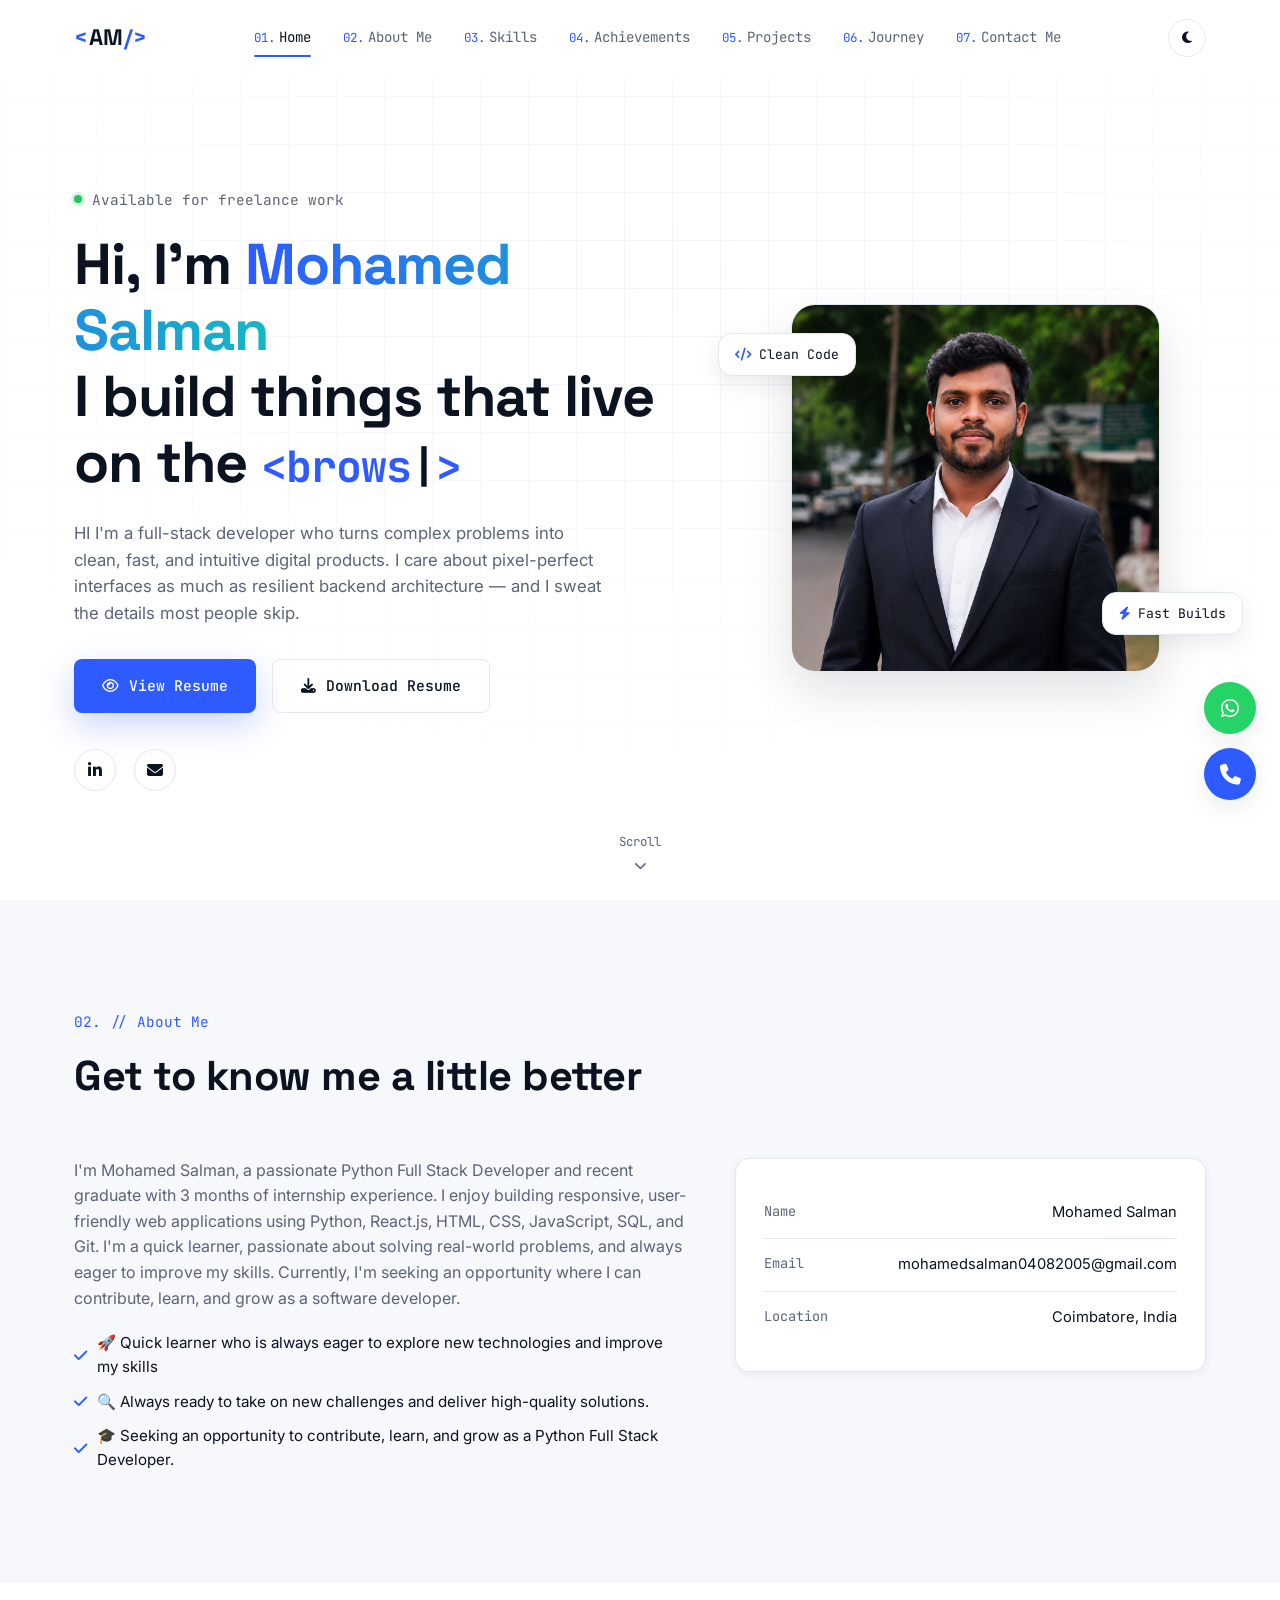
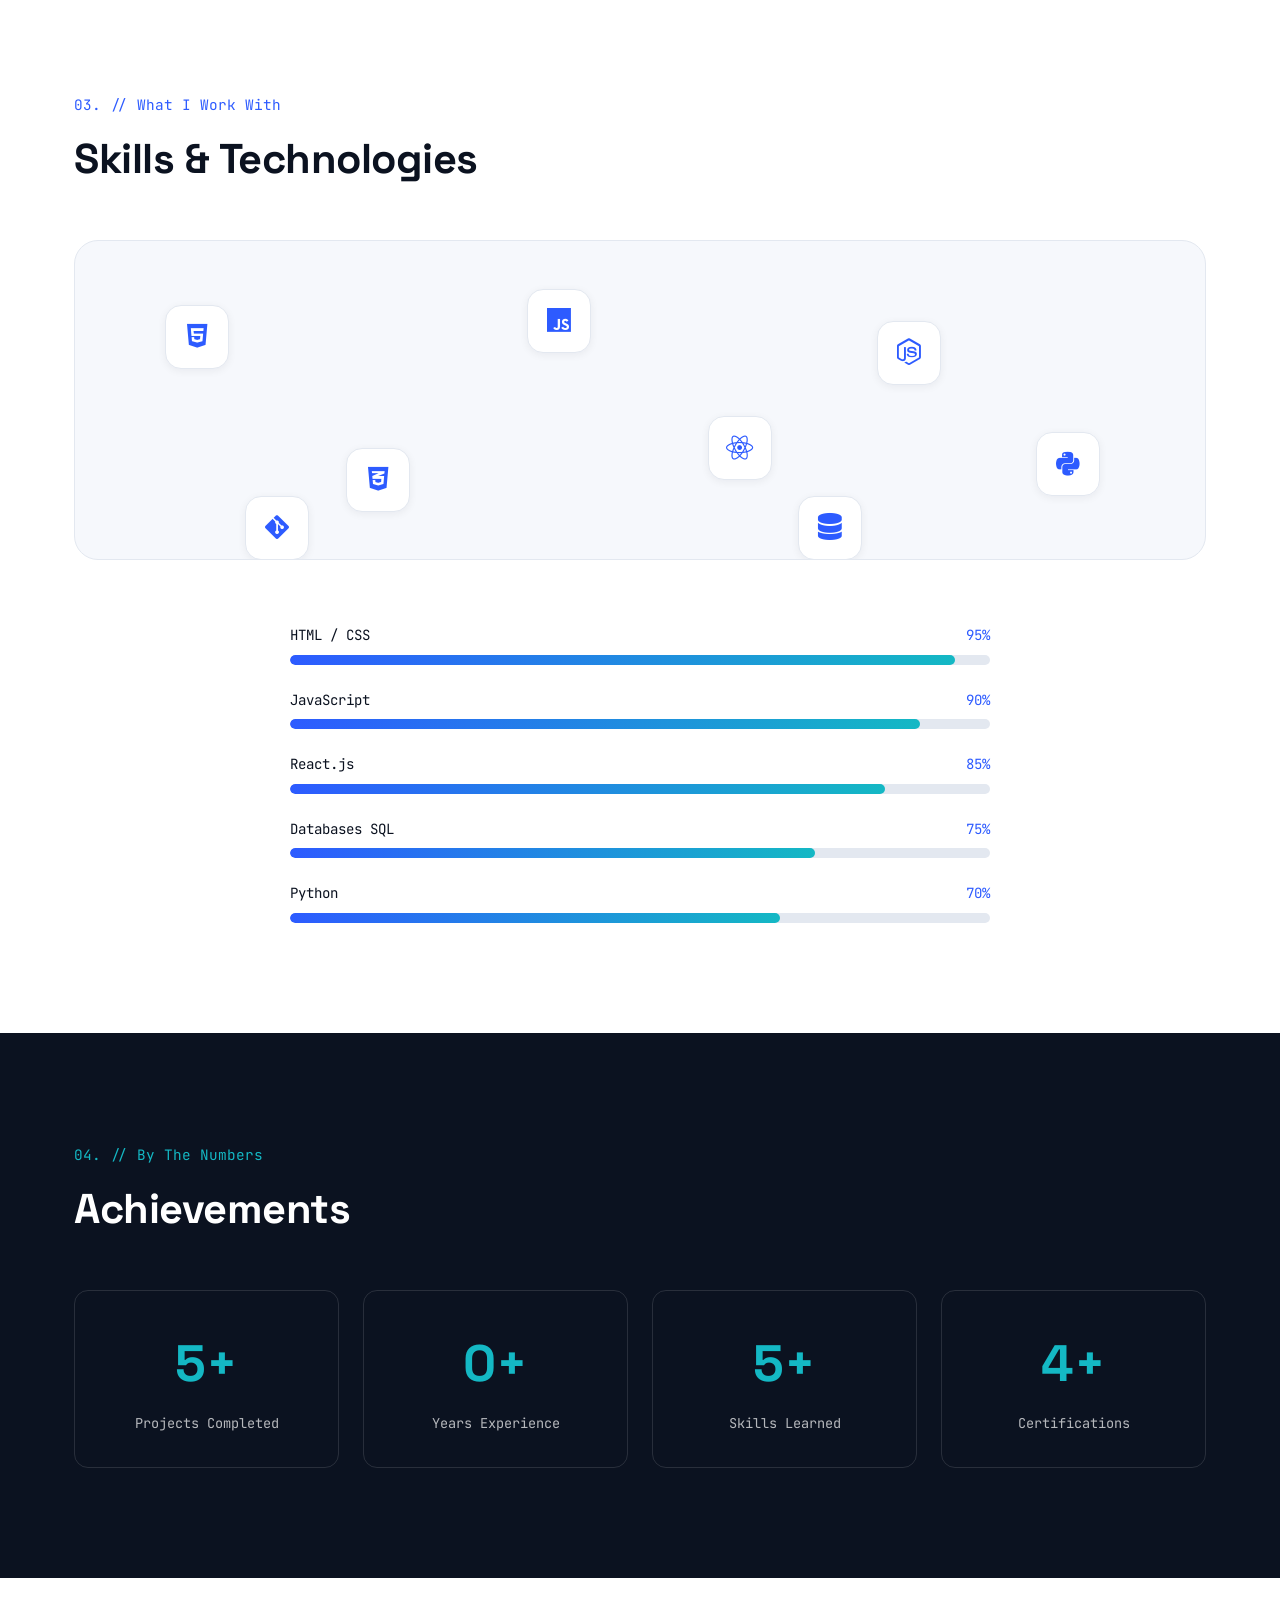
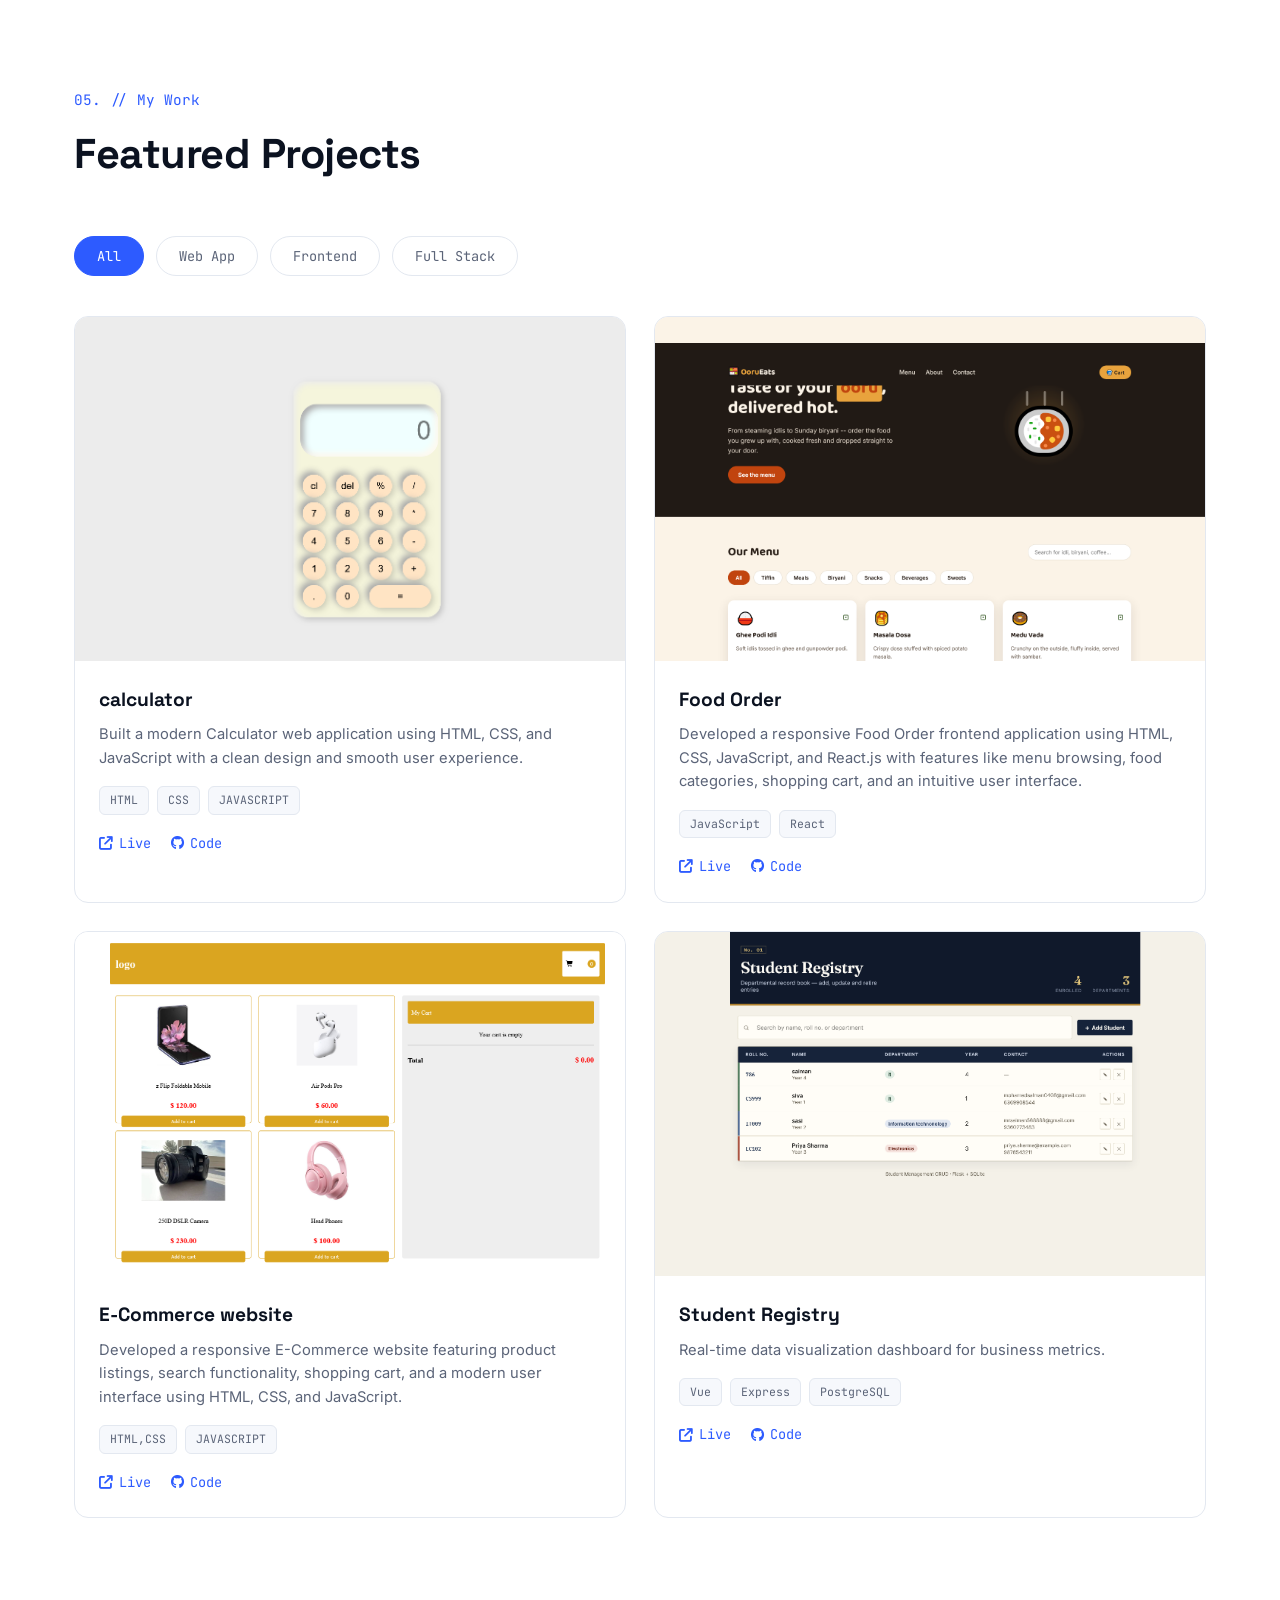
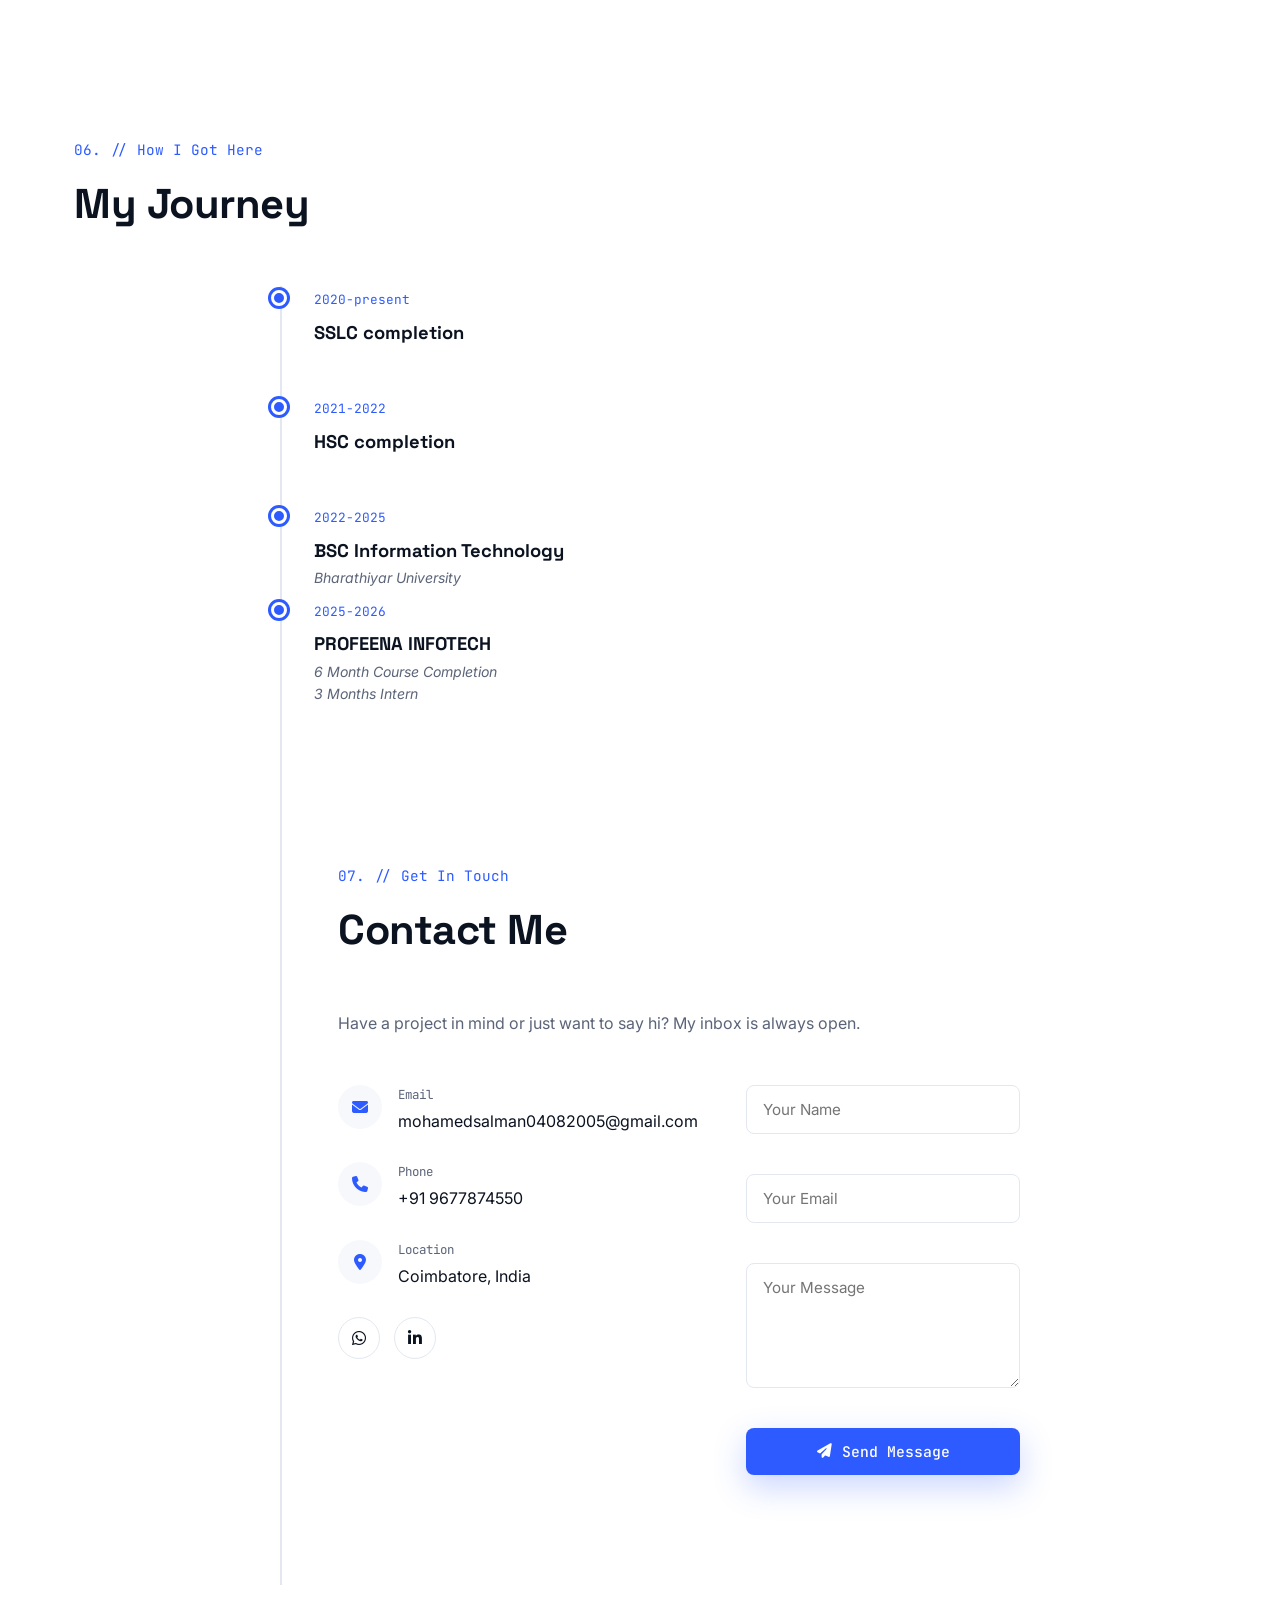
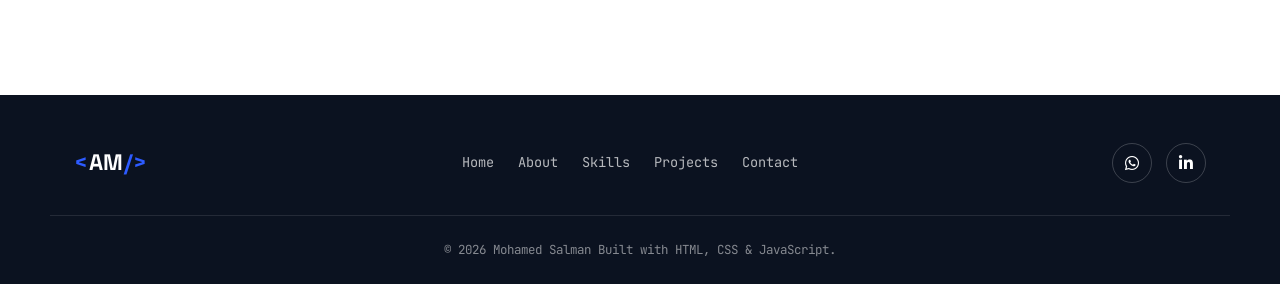
<file: index.html>
<!DOCTYPE html>
<html lang="en">
<head>
  <meta charset="UTF-8">
  <meta name="viewport" content="width=device-width, initial-scale=1.0">
  <title>Mohamed Salman — Full-Stack Developer</title>
  <meta name="description" content=MOHAED SALMAN M — Full-Stack Developer specializing in building fast, accessible, and beautiful web applications.">
  <meta name="keywords" content="developer, portfolio, full stack, web developer, frontend, backend">
  <meta name="author" content="Mohamed Salman">

  <!-- Open Graph -->
  <meta property="og:title" content="Mohamed Salman — Full-Stack Developer">
  <meta property="og:description" content="Portfolio showcasing projects, skills, and experience.">
  <meta property="og:type" content="website">

  <link rel="icon" href="assets/favicon.ico" type="image/x-icon">

  <!-- Fonts -->
  <link rel="preconnect" href="https://fonts.googleapis.com">
  <link rel="preconnect" href="https://fonts.gstatic.com" crossorigin>
  <link href="https://fonts.googleapis.com/css2?family=Space+Grotesk:wght@400;500;600;700&family=JetBrains+Mono:wght@400;500;600;700&family=Inter:wght@400;500;600;700&display=swap" rel="stylesheet">

  <!-- Icons -->
  <link rel="stylesheet" href="https://cdnjs.cloudflare.com/ajax/libs/font-awesome/6.5.1/css/all.min.css">

  <!-- Styles -->
  <link rel="stylesheet" href="css/style.css">
  <link rel="stylesheet" href="css/responsive.css">
  <link rel="stylesheet" href="css/animations.css">
</head>
<body>

  <!-- ===================== PRELOADER ===================== -->
  <div id="preloader" aria-hidden="true">
    <div class="preloader-inner">
      <span class="preloader-bracket">&lt;</span>
      <span class="preloader-text">dev</span>
      <span class="preloader-bracket">/&gt;</span>
    </div>
  </div>

  <!-- ===================== FLOATING CONTACT ICONS ===================== -->
  <div class="floating-contacts">
    <a href="https://wa.me/+919677874550" class="float-btn float-whatsapp" target="_blank" rel="noopener" aria-label="Chat on WhatsApp">
      <i class="fa-brands fa-whatsapp"></i>
      <span class="float-tooltip">Chat on WhatsApp</span>
    </a>
    <a href="tel:+919677874550" class="float-btn float-phone" aria-label="Call me">
      <i class="fa-solid fa-phone"></i>
      <span class="float-tooltip">Call me</span>
    </a>
  </div>

  <!-- ===================== SCROLL TO TOP ===================== -->
  <button id="scrollTopBtn" aria-label="Scroll to top">
    <i class="fa-solid fa-arrow-up"></i>
  </button>

  <!-- ===================== NAVBAR ===================== -->
  <header class="navbar" id="navbar">
    <div class="nav-container">
      <a href="#home" class="logo"><span class="logo-bracket">&lt;</span>AM<span class="logo-bracket">/&gt;</span></a>

      <nav class="nav-links" id="navLinks">
        <a href="#home" class="nav-link active" data-section="home"><span class="nav-index">01.</span>Home</a>
        <a href="#about" class="nav-link" data-section="about"><span class="nav-index">02.</span>About Me</a>
        <a href="#skills" class="nav-link" data-section="skills"><span class="nav-index">03.</span>Skills</a>
        <a href="#achievements" class="nav-link" data-section="achievements"><span class="nav-index">04.</span>Achievements</a>
        <a href="#projects" class="nav-link" data-section="projects"><span class="nav-index">05.</span>Projects</a>
        <a href="#journey" class="nav-link" data-section="journey"><span class="nav-index">06.</span>Journey</a>
        <a href="#contact" class="nav-link" data-section="contact"><span class="nav-index">07.</span>Contact Me</a>
      </nav>

      <div class="nav-actions">
        <button id="themeToggle" aria-label="Toggle dark mode">
          <i class="fa-solid fa-moon"></i>
        </button>
        <button class="hamburger" id="hamburger" aria-label="Open menu" aria-expanded="false">
          <span></span><span></span><span></span>
        </button>
      </div>
    </div>
  </header>

  <main>
    <!-- ===================== HERO SECTION ===================== -->
    <section id="home" class="hero">
      <div class="hero-bg-grid" aria-hidden="true"></div>

      <div class="hero-container">
        <div class="hero-text" data-animate="fade-up">
          <p class="hero-eyebrow"><span class="status-dot"></span>Available for freelance work</p>
          <h1 class="hero-title">
            Hi, I'm <span class="highlight">Mohamed Salman</span><br>
            I build things that live<br>
            on the <span class="typing-wrap">&lt;<span id="typingText"></span><span class="cursor">|</span>&gt;</span>
          </h1>
          <p class="hero-desc">
            HI I'm a full-stack developer who turns complex problems into
            clean, fast, and intuitive digital products. I care about pixel-perfect
            interfaces as much as resilient backend architecture — and I sweat the
            details most people skip.
          </p>

          <div class="hero-actions">
            <a href="images/salman 1.pdf" target="_blank" rel="noopener" class="btn btn-primary">
              <i class="fa-regular fa-eye"></i> View Resume
            </a>
            <a href="images/salman 1.pdfgit commit -m "Merge remote changes"" download class="btn btn-outline">
              <i class="fa-solid fa-download"></i> Download Resume
            </a>
          </div>

          <div class="hero-socials">
            <!-- <a href="https://facebook.com/yourusername" target="_blank" rel="noopener" aria-label="Facebook"><i class="fa-brands fa-facebook-f"></i></a> -->
            <!-- <a href="https://instagram.com/yourusername" target="_blank" rel="noopener" aria-label="Instagram"><i class="fa-brands fa-instagram"></i></a> -->
            <a href="https://www.linkedin.com/in/mohamed-salman-m-582a7b41a/" target="_blank" rel="noopener" aria-label="LinkedIn"><i class="fa-brands fa-linkedin-in"></i></a>
            <a href="mailto:mohamedsalman0408@gmail.com" aria-label="Email"><i class="fa-solid fa-envelope"></i></a>
          </div>
        </div>

        <div class="hero-visual" data-animate="fade-in">
          <div class="hero-photo-frame">
            <div class="frame-corner tl"></div>
            <div class="frame-corner br"></div>
            <img src="images/ChatGPT Image Jul 9, 2026, 04_32_19 PM.png" alt="Portrait of Arjun Mehta" class="hero-photo" onerror="this.src='https://via.placeholder.com/420x420/0B1220/3B82F6?text=Your+Photo'">
          </div>
          <div class="floating-badge badge-1"><i class="fa-solid fa-code"></i> Clean Code</div>
          <div class="floating-badge badge-2"><i class="fa-solid fa-bolt"></i> Fast Builds</div>
        </div>
      </div>

      <a href="#about" class="scroll-indicator" aria-label="Scroll down">
        <span>Scroll</span>
        <i class="fa-solid fa-chevron-down"></i>
      </a>
    </section>

    <!-- ===================== ABOUT SECTION ===================== -->
    <section id="about" class="section about">
      <div class="container">
        <p class="section-eyebrow" data-animate="fade-up">02. // About Me</p>
        <h2 class="section-title" data-animate="fade-up">Get to know me a little better</h2>

        <div class="about-grid">
          <div class="about-text" data-animate="fade-up">
            <p>
              I'm Mohamed Salman, a passionate Python Full Stack Developer and recent graduate with 3 months of internship experience. I enjoy building responsive, user-friendly web applications using Python, React.js, HTML, CSS, JavaScript, SQL, and Git. I'm a quick learner, passionate about solving real-world problems, and always eager to improve my skills. Currently, I'm seeking an opportunity where I can contribute, learn, and grow as a software developer.
            </p>
            <p>
              
            </p>
            <ul class="about-list">
              <li><i class="fa-solid fa-check"></i> 🚀 Quick learner who is always eager to explore new technologies and improve my skills</li>
              <li><i class="fa-solid fa-check"></i> 🔍 Always ready to take on new challenges and deliver high-quality solutions.</li>
              <li><i class="fa-solid fa-check"></i> 🎓 Seeking an opportunity to contribute, learn, and grow as a Python Full Stack Developer.</li>
            </ul>
          </div>

          <div class="about-info-card" data-animate="fade-up">
            <div class="info-row"><span>Name</span><span>Mohamed Salman</span></div>
            <div class="info-row"><span>Email</span><span>mohamedsalman04082005@gmail.com</span></div>
            <div class="info-row"><span>Location</span><span>Coimbatore, India</span></div>
            
          </div>
        </div>
      </div>
    </section>

    <!-- ===================== SKILLS SECTION ===================== -->
    <section id="skills" class="section skills">
      <div class="container">
        <p class="section-eyebrow" data-animate="fade-up">03. // What I Work With</p>
        <h2 class="section-title" data-animate="fade-up">Skills &amp; Technologies</h2>

        <!-- Floating language icons -->
        <div class="lang-float-field" data-animate="fade-up">
          <div class="lang-icon" style="--x:8%; --y:20%; --delay:0s;" data-name="HTML5">
            <i class="fa-brands fa-html5"></i>
          </div>
          <div class="lang-icon" style="--x:24%; --y:65%; --delay:1.2s;" data-name="CSS3">
            <i class="fa-brands fa-css3-alt"></i>
          </div>
          <div class="lang-icon" style="--x:40%; --y:15%; --delay:0.6s;" data-name="JavaScript">
            <i class="fa-brands fa-js"></i>
          </div>
          <div class="lang-icon" style="--x:56%; --y:55%; --delay:1.8s;" data-name="React">
            <i class="fa-brands fa-react"></i>
          </div>
          <div class="lang-icon" style="--x:71%; --y:25%; --delay:0.3s;" data-name="Node.js">
            <i class="fa-brands fa-node-js"></i>
          </div>
          <div class="lang-icon" style="--x:85%; --y:60%; --delay:2.1s;" data-name="Python">
            <i class="fa-brands fa-python"></i>
          </div>
          <div class="lang-icon" style="--x:15%; --y:80%; --delay:1.5s;" data-name="Git">
            <i class="fa-brands fa-git-alt"></i>
          </div>
          <div class="lang-icon" style="--x:64%; --y:80%; --delay:0.9s;" data-name="Database">
            <i class="fa-solid fa-database"></i>
          </div>
        </div>

        <!-- Skill progress bars -->
        <div class="skills-bars" data-animate="fade-up">
          <div class="skill-bar">
            <div class="skill-bar-label"><span>HTML / CSS</span><span class="skill-percent">95%</span></div>
            <div class="skill-bar-track"><div class="skill-bar-fill" data-width="95"></div></div>
          </div>
          <div class="skill-bar">
            <div class="skill-bar-label"><span>JavaScript</span><span class="skill-percent">90%</span></div>
            <div class="skill-bar-track"><div class="skill-bar-fill" data-width="90"></div></div>
          </div>
          <div class="skill-bar">
            <div class="skill-bar-label"><span>React.js</span><span class="skill-percent">85%</span></div>
            <div class="skill-bar-track"><div class="skill-bar-fill" data-width="85"></div></div>
          </div>
          <!-- <div class="skill-bar">
            <div class="skill-bar-label"><span>Node.js / Express</span><span class="skill-percent">80%</span></div>
            <div class="skill-bar-track"><div class="skill-bar-fill" data-width="80"></div></div>
          </div> -->
          <div class="skill-bar">
            <div class="skill-bar-label"><span>Databases SQL</span><span class="skill-percent">75%</span></div>
            <div class="skill-bar-track"><div class="skill-bar-fill" data-width="75"></div></div>
          </div>
          <div class="skill-bar">
            <div class="skill-bar-label"><span>Python</span><span class="skill-percent">70%</span></div>
            <div class="skill-bar-track"><div class="skill-bar-fill" data-width="70"></div></div>
          </div>
        </div>
      </div>
    </section>

    <!-- ===================== ACHIEVEMENTS SECTION ===================== -->
    <section id="achievements" class="section achievements">
      <div class="container">
        <p class="section-eyebrow" data-animate="fade-up">04. // By The Numbers</p>
        <h2 class="section-title" data-animate="fade-up">Achievements</h2>

        <div class="counter-grid" data-animate="fade-up">
          <div class="counter-card">
            <span class="counter-num" data-target="5">0</span><span class="counter-suffix">+</span>
            <p>Projects Completed</p>
          </div>
          <div class="counter-card">
            <span class="counter-num" data-target="0">0</span><span class="counter-suffix">+</span>
            <p>Years Experience</p>
          </div>
          
           <div class="counter-card">
             <span class="counter-num" data-target="5">0</span><span class="counter-suffix">+</span> 
             <p>Skills Learned</p> 
          </div> 
          
          <div class="counter-card">
            <span class="counter-num" data-target="4">0</span><span class="counter-suffix">+</span>
            <p>Certifications</p>
          </div>
        </div>
      </div>
    </section>

    <!-- ===================== PROJECTS SECTION ===================== -->
    <section id="projects" class="section projects">
      <div class="container">
        <p class="section-eyebrow" data-animate="fade-up">05. // My Work</p>
        <h2 class="section-title" data-animate="fade-up">Featured Projects</h2>

        <div class="project-filters" data-animate="fade-up">
          <button class="filter-btn active" data-filter="all">All</button>
          <button class="filter-btn" data-filter="web">Web App</button>
          <button class="filter-btn" data-filter="frontend">Frontend</button>
          <button class="filter-btn" data-filter="fullstack">Full Stack</button>
        </div>

        <div class="project-grid" data-animate="fade-up">
          <article class="project-card" data-category="frontend">
            <div class="project-img"><img src="images/calculator.png" alt="E-Commerce Platform screenshot" onerror="this.src='https://via.placeholder.com/500x320/0B1220/3B82F6?text=Project+One'"></div>
            <div class="project-body">
              <h3>calculator</h3>
              <p>Built a modern Calculator web application using HTML, CSS, and JavaScript with a clean design and smooth user experience.</p>
              <div class="project-tags"><span>HTML</span><span>CSS</span><span>JAVASCRIPT</span></div>
              <div class="project-links">
                <a href="https://mrsalman-calculator.netlify.app/" target="_blank" rel="noopener"><i class="fa-solid fa-arrow-up-right-from-square"></i> Live</a>
                <a href="https://github.com/S9677874550/calculator" target="_blank" rel="noopener"><i class="fa-brands fa-github"></i> Code</a>
              </div>
            </div>
          </article>

          <article class="project-card" data-category="frontend">
            <div class="project-img"><img src="images/food order.png" alt="Portfolio Builder screenshot" onerror="this.src='https://via.placeholder.com/500x320/0B1220/3B82F6?text=Project+Two'"></div>
            <div class="project-body">
              <h3>Food Order</h3>
              <p>Developed a responsive Food Order frontend application using HTML, CSS, JavaScript, and React.js with features like menu browsing, food categories, shopping cart, and an intuitive user interface.</p>
              <div class="project-tags"><span>JavaScript</span><span>React</span></div>
              <div class="project-links">
                <a href="https://food-order-appbuild.netlify.app/" target="_blank" rel="noopener"><i class="fa-solid fa-arrow-up-right-from-square"></i> Live</a>
                <a href="https://github.com/S9677874550/food-order-website" target="_blank" rel="noopener"><i class="fa-brands fa-github"></i> Code</a>
              </div>
            </div>
          </article>

          <article class="project-card" data-category="web">
            <div class="project-img"><img src="images/ecart.png" alt="Task Manager App screenshot" onerror="this.src='https://via.placeholder.com/500x320/0B1220/3B82F6?text=Project+Three'"></div>
            <div class="project-body">
              <h3>E-Commerce website</h3>
              <p>Developed a responsive E-Commerce website featuring product listings, search functionality, shopping cart, and a modern user interface using HTML, CSS, and JavaScript.</p>
              <div class="project-tags"><span>HTML,CSS</span><span>JAVASCRIPT</span></div>
              <div class="project-links">
                <a href="https://e-commerce-websitebuild.netlify.app/" target="_blank" rel="noopener"><i class="fa-solid fa-arrow-up-right-from-square"></i> Live</a>
                <a href="https://github.com/S9677874550/e-commerce-website" target="_blank" rel="noopener"><i class="fa-brands fa-github"></i> Code</a>
              </div>
            </div>
          </article>

          <article class="project-card" data-category="fullstack">
            <div class="project-img"><img src="images/fullstack project.png" alt="Analytics Dashboard screenshot" onerror="this.src='https://via.placeholder.com/500x320/0B1220/3B82F6?text=Project+Four'"></div>
            <div class="project-body">
              <h3>Student Registry</h3>
              <p>Real-time data visualization dashboard for business metrics.</p>
              <div class="project-tags"><span>Vue</span><span>Express</span><span>PostgreSQL</span></div>
              <div class="project-links">
                <a href="https://student-records-2-87nc.onrender.com" target="_blank" rel="noopener"><i class="fa-solid fa-arrow-up-right-from-square"></i> Live</a>
                <a href="https://github.com/S9677874550/student-records" target="_blank" rel="noopener"><i class="fa-brands fa-github"></i> Code</a>
              </div>
            </div>
          </article>
        </div>
      </div>
    </section>

    <!-- ===================== JOURNEY (TIMELINE) SECTION ===================== -->
    <section id="journey" class="section journey">
      <div class="container">
        <p class="section-eyebrow" data-animate="fade-up">06. // How I Got Here</p>
        <h2 class="section-title" data-animate="fade-up">My Journey</h2>

        <div class="timeline">
          <div class="timeline-item" data-animate="fade-up">
            <div class="timeline-dot"></div>
            <div class="timeline-content">
              <span class="timeline-date">2020-present</span>
              <h3>SSLC completion</h3>
              <p class="timeline-org"></p>
              <p></p>
            </div>
          </div>
          <div class="timeline-item" data-animate="fade-up">
            <div class="timeline-dot"></div>
            <div class="timeline-content">
              <span class="timeline-date">2021-2022</span>
              <h3>HSC completion</h3>
              <p class="timeline-org"></p>
              <p></p>
            </div>
          </div>
          <div class="timeline-item" data-animate="fade-up">
            <div class="timeline-dot"></div>
            <div class="timeline-content">
              <span class="timeline-date">2022-2025</span>
              <h3>BSC Information Technology</h3>
              <p class="timeline-org">Bharathiyar University</p>
              <p></p>
            </div>
            <div class="timeline-item" data-animate="fade-up">
            <div class="timeline-dot"></div>
            <div class="timeline-content">
              <span class="timeline-date">2025-2026 </span>
              <h3>PROFEENA INFOTECH</h3>
              <p class="timeline-org">6 Month Course Completion
              <br> 3 Months Intern
              </p>
              <p></p>
            </div>
          </div>
        </div>

        <!-- Certifications -->
        <!-- <div class="certifications" data-animate="fade-up"> -->
          <!-- <h3 class="sub-heading">Certifications</h3> -->
          <!-- <div class="cert-grid"> -->
            <!-- <div class="cert-card"><i class="fa-solid fa-certificate"></i><span>AWS Certified Developer</span></div> -->
            <!-- <div class="cert-card"><i class="fa-solid fa-certificate"></i><span>Meta Front-End Professional</span></div> -->
            <!-- <div class="cert-card"><i class="fa-solid fa-certificate"></i><span>Google UX Design</span></div> -->
            <!-- <div class="cert-card"><i class="fa-solid fa-certificate"></i><span>MongoDB Certified Developer</span></div> -->
          <!-- </div> -->
        <!-- </div> -->
      <!-- </div> -->
    <!-- </section> -->

    <!-- ===================== CONTACT SECTION ===================== -->
    <section id="contact" class="section contact">
      <div class="container">
        <p class="section-eyebrow" data-animate="fade-up">07. // Get In Touch</p>
        <h2 class="section-title" data-animate="fade-up">Contact Me</h2>
        <p class="contact-sub" data-animate="fade-up">Have a project in mind or just want to say hi? My inbox is always open.</p>

        <div class="contact-grid">
          <div class="contact-info" data-animate="fade-up">
            <div class="contact-info-item">
              <i class="fa-solid fa-envelope"></i>
              <div><span>Email</span><a href="mailto:mohamedsalman04082005@gmail.com">mohamedsalman04082005@gmail.com</a></div>
            </div>
            <div class="contact-info-item">
              <i class="fa-solid fa-phone"></i>
              <div><span>Phone</span><a href="tel:+919677874550">+91 9677874550</a></div>
            </div>
            <div class="contact-info-item">
              <i class="fa-solid fa-location-dot"></i>
              <div><span>Location</span><a href="#">Coimbatore, India</a></div>
            </div>
            <div class="contact-socials">
              <a href="https://wa.me/919677874550" target="_blank" rel="noopener" aria-label="WhatsApp"><i class="fa-brands fa-whatsapp"></i></a>
              <!-- <a href="https://instagram.com/yourusername" target="_blank" rel="noopener" aria-label="Instagram"><i class="fa-brands fa-instagram"></i></a> -->
              <a href="https://www.linkedin.com/in/mohamed-salman123/" target="_blank" rel="noopener" aria-label="LinkedIn"><i class="fa-brands fa-linkedin-in"></i></a>
              <!-- <a href="https://facebook.com/yourusername" target="_blank" rel="noopener" aria-label="Facebook"><i class="fa-brands fa-facebook-f"></i></a> -->
            </div>
          </div>

          <form class="contact-form" id="contactForm" data-animate="fade-up" novalidate>
            <div class="form-group">
              <input type="text" id="nameInput" name="name" placeholder="Your Name" required>
              <span class="form-error" id="nameError"></span>
            </div>
            <div class="form-group">
              <input type="email" id="emailInput" name="email" placeholder="Your Email" required>
              <span class="form-error" id="emailError"></span>
            </div>
            <div class="form-group">
              <textarea id="messageInput" name="message" rows="5" placeholder="Your Message" required></textarea>
              <span class="form-error" id="messageError"></span>
            </div>
            <button type="submit" class="btn btn-primary btn-full">
              <i class="fa-solid fa-paper-plane"></i> Send Message
            </button>
            <p class="form-success" id="formSuccess">Message sent — I'll get back to you soon!</p>
          </form>
        </div>
      </div>
    </section>
  </main>

  <!-- ===================== FOOTER ===================== -->
  <footer class="footer">
    <div class="container footer-inner">
      <a href="#home" class="logo"><span class="logo-bracket">&lt;</span>AM<span class="logo-bracket">/&gt;</span></a>
      <nav class="footer-links">
        <a href="#home">Home</a>
        <a href="#about">About</a>
        <a href="#skills">Skills</a>
        <a href="#projects">Projects</a>
        <a href="#contact">Contact</a>
      </nav>
      <div class="footer-socials">
        <a href="https://wa.me/9677874550" target="_blank" rel="noopener" aria-label="WhatsApp"><i class="fa-brands fa-whatsapp"></i></a>
        <!-- <a href="https://instagram.com/yourusername" target="_blank" rel="noopener" aria-label="Instagram"><i class="fa-brands fa-instagram"></i></a> -->
        <a href="https://www.linkedin.com/in/mohamed-salman123/" target="_blank" rel="noopener" aria-label="LinkedIn"><i class="fa-brands fa-linkedin-in"></i></a>
      </div>
    </div>
    <p class="footer-copy">© <span id="year"></span> Mohamed Salman Built with HTML, CSS &amp; JavaScript.</p>
  </footer>

  <script src="js/navbar.js"></script>
  <script src="js/animation.js"></script>
  <script src="js/script.js"></script>
</body>
</html>
</file>
<file: css/style.css>
/* =========================================================
   PORTFOLIO — MAIN STYLESHEET
   Design language: "developer's workbench" — white base,
   ink-navy text, electric blue accent, monospace eyebrows,
   syntax-highlight-inspired accent colors.
   ========================================================= */

:root {
  /* ---- Color tokens (Light theme) ---- */
  --color-bg:            #FFFFFF;
  --color-bg-alt:        #F6F8FC;
  --color-surface:       #FFFFFF;
  --color-border:        #E3E8F0;
  --color-text:          #0B1220;
  --color-text-muted:    #5B6478;
  --color-blue:          #2D5BFF;
  --color-blue-dark:     #1A3FCC;
  --color-cyan:          #14B8C4;
  --color-navy:          #0B1220;
  --color-overlay:       rgba(11, 18, 32, 0.88);

  /* ---- Type ---- */
  --font-display: 'Space Grotesk', sans-serif;
  --font-body: 'Inter', sans-serif;
  --font-mono: 'JetBrains Mono', monospace;

  /* ---- Layout ---- */
  --max-width: 1180px;
  --radius-sm: 8px;
  --radius-md: 14px;
  --radius-lg: 24px;
  --nav-height: 76px;

  /* ---- Shadow ---- */
  --shadow-sm: 0 2px 8px rgba(11, 18, 32, 0.06);
  --shadow-md: 0 8px 24px rgba(11, 18, 32, 0.08);
  --shadow-lg: 0 20px 48px rgba(11, 18, 32, 0.12);
  --shadow-blue: 0 12px 32px rgba(45, 91, 255, 0.25);

  --transition: 0.3s cubic-bezier(0.4, 0, 0.2, 1);
}

/* ---- Dark theme overrides ---- */
body.dark-mode {
  --color-bg:         #0A0E1A;
  --color-bg-alt:     #0F1525;
  --color-surface:    #131A2C;
  --color-border:     #232B40;
  --color-text:       #EAEEF7;
  --color-text-muted: #8B93A8;
  --color-overlay:    rgba(255, 255, 255, 0.92);
}

/* ===================== RESET ===================== */
* { margin: 0; padding: 0; box-sizing: border-box; }

html { scroll-behavior: smooth; }

body {
  font-family: var(--font-body);
  background: var(--color-bg);
  color: var(--color-text);
  line-height: 1.6;
  overflow-x: hidden;
  transition: background var(--transition), color var(--transition);
}

img { max-width: 100%; display: block; }
a { text-decoration: none; color: inherit; }
ul { list-style: none; }
button { font-family: inherit; cursor: pointer; border: none; background: none; }
input, textarea { font-family: inherit; }

:focus-visible {
  outline: 2px solid var(--color-blue);
  outline-offset: 3px;
}

.container {
  max-width: var(--max-width);
  margin: 0 auto;
  padding: 0 24px;
}

/* ===================== PRELOADER ===================== */
#preloader {
  position: fixed;
  inset: 0;
  z-index: 9999;
  background: var(--color-navy);
  display: flex;
  align-items: center;
  justify-content: center;
  transition: opacity 0.5s ease, visibility 0.5s ease;
}

#preloader.loaded {
  opacity: 0;
  visibility: hidden;
  pointer-events: none;
}

.preloader-inner {
  font-family: var(--font-mono);
  font-size: clamp(1.5rem, 5vw, 2.5rem);
  color: #fff;
  display: flex;
  align-items: center;
  gap: 4px;
}

.preloader-bracket { color: var(--color-blue); animation: pulse 1s ease-in-out infinite; }
.preloader-text { animation: typeBlink 1.2s steps(1) infinite; }

/* ===================== FLOATING CONTACT ICONS ===================== */
.floating-contacts {
  position: fixed;
  right: 24px;
  bottom: 100px;
  z-index: 500;
  display: flex;
  flex-direction: column;
  gap: 14px;
}

.float-btn {
  width: 52px;
  height: 52px;
  border-radius: 50%;
  display: flex;
  align-items: center;
  justify-content: center;
  font-size: 1.3rem;
  color: #fff;
  box-shadow: var(--shadow-md);
  position: relative;
  animation: floatPulse 2.4s ease-in-out infinite;
}

.float-whatsapp { background: #25D366; }
.float-phone { background: var(--color-blue); animation-delay: 0.3s; }

.float-tooltip {
  position: absolute;
  right: 64px;
  top: 50%;
  transform: translateY(-50%) translateX(8px);
  background: var(--color-navy);
  color: #fff;
  font-size: 0.78rem;
  font-family: var(--font-mono);
  padding: 6px 12px;
  border-radius: var(--radius-sm);
  white-space: nowrap;
  opacity: 0;
  pointer-events: none;
  transition: var(--transition);
}

.float-btn:hover .float-tooltip {
  opacity: 1;
  transform: translateY(-50%) translateX(0);
}

.float-btn:hover { transform: scale(1.1); }

/* ===================== SCROLL TO TOP ===================== */
#scrollTopBtn {
  position: fixed;
  right: 24px;
  bottom: 24px;
  width: 46px;
  height: 46px;
  border-radius: 50%;
  background: var(--color-navy);
  color: #fff;
  display: flex;
  align-items: center;
  justify-content: center;
  z-index: 500;
  opacity: 0;
  visibility: hidden;
  transform: translateY(10px);
  transition: var(--transition);
  box-shadow: var(--shadow-md);
}

#scrollTopBtn.show {
  opacity: 1;
  visibility: visible;
  transform: translateY(0);
}

#scrollTopBtn:hover { background: var(--color-blue); }

/* ===================== NAVBAR ===================== */
.navbar {
  position: fixed;
  top: 0;
  left: 0;
  right: 0;
  height: var(--nav-height);
  z-index: 900;
  background: color-mix(in srgb, var(--color-bg) 88%, transparent);
  backdrop-filter: blur(12px);
  border-bottom: 1px solid transparent;
  transition: var(--transition);
}

.navbar.scrolled {
  border-bottom-color: var(--color-border);
  box-shadow: var(--shadow-sm);
}

.nav-container {
  max-width: var(--max-width);
  margin: 0 auto;
  height: 100%;
  padding: 0 24px;
  display: flex;
  align-items: center;
  justify-content: space-between;
}

.logo {
  font-family: var(--font-display);
  font-weight: 700;
  font-size: 1.4rem;
  letter-spacing: 0.5px;
}

.logo-bracket { color: var(--color-blue); }

.nav-links {
  display: flex;
  align-items: center;
  gap: 32px;
}

.nav-link {
  font-family: var(--font-mono);
  font-size: 0.88rem;
  color: var(--color-text-muted);
  position: relative;
  transition: var(--transition);
}

.nav-index { color: var(--color-blue); margin-right: 4px; font-size: 0.78rem; }

.nav-link:hover, .nav-link.active { color: var(--color-text); }

.nav-link.active::after {
  content: '';
  position: absolute;
  left: 0;
  right: 0;
  bottom: -8px;
  height: 2px;
  background: var(--color-blue);
  border-radius: 2px;
}

.nav-actions { display: flex; align-items: center; gap: 16px; }

#themeToggle {
  width: 38px;
  height: 38px;
  border-radius: 50%;
  border: 1px solid var(--color-border);
  display: flex;
  align-items: center;
  justify-content: center;
  color: var(--color-text);
  transition: var(--transition);
}

#themeToggle:hover { border-color: var(--color-blue); color: var(--color-blue); }

.hamburger {
  display: none;
  flex-direction: column;
  gap: 5px;
  width: 28px;
}

.hamburger span {
  height: 2px;
  background: var(--color-text);
  border-radius: 2px;
  transition: var(--transition);
}

/* ===================== BUTTONS ===================== */
.btn {
  display: inline-flex;
  align-items: center;
  gap: 10px;
  padding: 14px 28px;
  border-radius: var(--radius-sm);
  font-family: var(--font-mono);
  font-size: 0.92rem;
  font-weight: 500;
  transition: var(--transition);
}

.btn-primary {
  background: var(--color-blue);
  color: #fff;
  box-shadow: var(--shadow-blue);
}

.btn-primary:hover {
  background: var(--color-blue-dark);
  transform: translateY(-2px);
}

.btn-outline {
  background: transparent;
  color: var(--color-text);
  border: 1.5px solid var(--color-border);
}

.btn-outline:hover {
  border-color: var(--color-blue);
  color: var(--color-blue);
  transform: translateY(-2px);
}

.btn-full { width: 100%; justify-content: center; }

/* ===================== HERO ===================== */
.hero {
  min-height: 100vh;
  display: flex;
  align-items: center;
  position: relative;
  padding-top: var(--nav-height);
  overflow: hidden;
}

.hero-bg-grid {
  position: absolute;
  inset: 0;
  background-image:
    linear-gradient(var(--color-border) 1px, transparent 1px),
    linear-gradient(90deg, var(--color-border) 1px, transparent 1px);
  background-size: 48px 48px;
  opacity: 0.5;
  mask-image: radial-gradient(ellipse 70% 60% at 50% 30%, black 0%, transparent 100%);
}

.hero-container {
  max-width: var(--max-width);
  margin: 0 auto;
  padding: 0 24px;
  display: grid;
  grid-template-columns: 1.15fr 0.85fr;
  gap: 48px;
  align-items: center;
  position: relative;
  z-index: 2;
  width: 100%;
}

.hero-eyebrow {
  font-family: var(--font-mono);
  font-size: 0.9rem;
  color: var(--color-text-muted);
  display: inline-flex;
  align-items: center;
  gap: 10px;
  margin-bottom: 20px;
}

.status-dot {
  width: 8px;
  height: 8px;
  border-radius: 50%;
  background: #22C55E;
  box-shadow: 0 0 0 3px rgba(34, 197, 94, 0.2);
  animation: pulse 2s ease-in-out infinite;
}

.hero-title {
  font-family: var(--font-display);
  font-size: clamp(2.2rem, 5vw, 3.6rem);
  font-weight: 700;
  line-height: 1.15;
  letter-spacing: -1px;
  margin-bottom: 24px;
}

.highlight {
  background: linear-gradient(90deg, var(--color-blue), var(--color-cyan));
  -webkit-background-clip: text;
  background-clip: text;
  color: transparent;
}

.typing-wrap {
  font-family: var(--font-mono);
  color: var(--color-blue);
  font-size: 0.75em;
}

.cursor { animation: typeBlink 0.9s steps(1) infinite; color: var(--color-text); }

.hero-desc {
  color: var(--color-text-muted);
  font-size: 1.05rem;
  max-width: 540px;
  margin-bottom: 32px;
}

.hero-actions {
  display: flex;
  gap: 16px;
  flex-wrap: wrap;
  margin-bottom: 36px;
}

.hero-socials {
  display: flex;
  gap: 18px;
}

.hero-socials a {
  width: 42px;
  height: 42px;
  border-radius: 50%;
  border: 1px solid var(--color-border);
  display: flex;
  align-items: center;
  justify-content: center;
  transition: var(--transition);
}

.hero-socials a:hover {
  background: var(--color-blue);
  border-color: var(--color-blue);
  color: #fff;
  transform: translateY(-3px);
}

.hero-visual {
  position: relative;
  display: flex;
  justify-content: center;
}

.hero-photo-frame {
  position: relative;
  width: min(380px, 80%);
  aspect-ratio: 1;
  border-radius: var(--radius-lg);
  overflow: hidden;
  box-shadow: var(--shadow-lg);
  border: 1px solid var(--color-border);
}

.hero-photo {
  width: 100%;
  height: 100%;
  object-fit: cover;
}

.frame-corner {
  position: absolute;
  width: 28px;
  height: 28px;
  border: 3px solid var(--color-blue);
  z-index: 3;
}

.frame-corner.tl { top: -3px; left: -3px; border-right: none; border-bottom: none; }
.frame-corner.br { bottom: -3px; right: -3px; border-left: none; border-top: none; }

.floating-badge {
  position: absolute;
  background: var(--color-surface);
  border: 1px solid var(--color-border);
  padding: 10px 16px;
  border-radius: var(--radius-md);
  box-shadow: var(--shadow-md);
  font-family: var(--font-mono);
  font-size: 0.82rem;
  display: flex;
  align-items: center;
  gap: 8px;
}

.floating-badge i { color: var(--color-blue); }
.badge-1 { top: 8%; left: -6%; animation: floatY 4s ease-in-out infinite; }
.badge-2 { bottom: 10%; right: -8%; animation: floatY 4s ease-in-out infinite 1s; }

.scroll-indicator {
  position: absolute;
  bottom: 28px;
  left: 50%;
  transform: translateX(-50%);
  display: flex;
  flex-direction: column;
  align-items: center;
  gap: 8px;
  font-family: var(--font-mono);
  font-size: 0.78rem;
  color: var(--color-text-muted);
  animation: floatY 2.4s ease-in-out infinite;
}

/* ===================== SECTION GENERIC ===================== */
.section { padding: 110px 0; }
.section.about { background: var(--color-bg-alt); }
.section.achievements { background: var(--color-navy); color: #fff; }
.section.testimonials { background: var(--color-bg-alt); }

.section-eyebrow {
  font-family: var(--font-mono);
  color: var(--color-blue);
  font-size: 0.9rem;
  margin-bottom: 10px;
}

.section.achievements .section-eyebrow { color: var(--color-cyan); }

.section-title {
  font-family: var(--font-display);
  font-size: clamp(1.8rem, 3.6vw, 2.6rem);
  font-weight: 700;
  margin-bottom: 48px;
  letter-spacing: -0.5px;
}

/* ===================== ABOUT ===================== */
.about-grid {
  display: grid;
  grid-template-columns: 1.3fr 1fr;
  gap: 48px;
  align-items: start;
}

.about-text p { color: var(--color-text-muted); margin-bottom: 18px; }

.about-list { margin-top: 20px; display: flex; flex-direction: column; gap: 10px; }
.about-list li { display: flex; align-items: center; gap: 10px; font-size: 0.95rem; }
.about-list i { color: var(--color-blue); }

.about-info-card {
  background: var(--color-surface);
  border: 1px solid var(--color-border);
  border-radius: var(--radius-md);
  padding: 28px;
  box-shadow: var(--shadow-sm);
}

.info-row {
  display: flex;
  justify-content: space-between;
  padding: 14px 0;
  border-bottom: 1px solid var(--color-border);
  font-size: 0.92rem;
}

.info-row:last-child { border-bottom: none; }
.info-row span:first-child { color: var(--color-text-muted); font-family: var(--font-mono); font-size: 0.85rem; }
.info-row .available { color: #22C55E; font-weight: 600; }

/* ===================== SKILLS ===================== */
.lang-float-field {
  position: relative;
  height: 320px;
  margin-bottom: 64px;
  border-radius: var(--radius-lg);
  background: var(--color-bg-alt);
  border: 1px solid var(--color-border);
  overflow: hidden;
}

.lang-icon {
  position: absolute;
  left: var(--x);
  top: var(--y);
  width: 64px;
  height: 64px;
  border-radius: 16px;
  background: var(--color-surface);
  border: 1px solid var(--color-border);
  display: flex;
  align-items: center;
  justify-content: center;
  font-size: 1.7rem;
  color: var(--color-blue);
  box-shadow: var(--shadow-sm);
  animation: drift 7s ease-in-out infinite;
  animation-delay: var(--delay);
  cursor: pointer;
  transition: transform 0.35s ease, box-shadow 0.35s ease;
  z-index: 2;
}

.lang-icon::after {
  content: attr(data-name);
  position: absolute;
  bottom: -34px;
  left: 50%;
  transform: translateX(-50%);
  font-family: var(--font-mono);
  font-size: 0.75rem;
  color: #fff;
  background: var(--color-overlay);
  padding: 4px 10px;
  border-radius: 6px;
  opacity: 0;
  white-space: nowrap;
  transition: var(--transition);
  pointer-events: none;
}

.lang-icon:hover {
  transform: scale(1.25);
  box-shadow: 0 0 0 8px var(--color-overlay), var(--shadow-lg);
  animation-play-state: paused;
  z-index: 5;
}

.lang-icon:hover::after { opacity: 1; bottom: -38px; }

.skills-bars {
  display: grid;
  gap: 24px;
  max-width: 700px;
  margin: 0 auto;
}

.skill-bar-label {
  display: flex;
  justify-content: space-between;
  margin-bottom: 8px;
  font-family: var(--font-mono);
  font-size: 0.88rem;
}

.skill-percent { color: var(--color-blue); }

.skill-bar-track {
  width: 100%;
  height: 10px;
  background: var(--color-border);
  border-radius: 6px;
  overflow: hidden;
}

.skill-bar-fill {
  height: 100%;
  width: 0%;
  border-radius: 6px;
  background: linear-gradient(90deg, var(--color-blue), var(--color-cyan));
  transition: width 1.4s cubic-bezier(0.4, 0, 0.2, 1);
}

/* ===================== ACHIEVEMENTS ===================== */
.counter-grid {
  display: grid;
  grid-template-columns: repeat(4, 1fr);
  gap: 24px;
  text-align: center;
}

.counter-card {
  padding: 32px 16px;
  border: 1px solid rgba(255,255,255,0.12);
  border-radius: var(--radius-md);
}

.counter-num, .counter-suffix {
  font-family: var(--font-display);
  font-size: clamp(2.2rem, 5vw, 3.2rem);
  font-weight: 700;
  color: var(--color-cyan);
}

.counter-card p {
  margin-top: 8px;
  color: rgba(255,255,255,0.7);
  font-family: var(--font-mono);
  font-size: 0.85rem;
}

/* ===================== PROJECTS ===================== */
.project-filters {
  display: flex;
  gap: 12px;
  margin-bottom: 40px;
  flex-wrap: wrap;
}

.filter-btn {
  padding: 10px 22px;
  border-radius: 999px;
  border: 1px solid var(--color-border);
  font-family: var(--font-mono);
  font-size: 0.85rem;
  color: var(--color-text-muted);
  transition: var(--transition);
}

.filter-btn:hover { border-color: var(--color-blue); color: var(--color-blue); }

.filter-btn.active {
  background: var(--color-blue);
  border-color: var(--color-blue);
  color: #fff;
}

.project-grid {
  display: grid;
  grid-template-columns: repeat(2, 1fr);
  gap: 28px;
}

.project-card {
  background: var(--color-surface);
  border: 1px solid var(--color-border);
  border-radius: var(--radius-md);
  overflow: hidden;
  transition: var(--transition);
}

.project-card:hover {
  transform: translateY(-6px);
  box-shadow: var(--shadow-lg);
  border-color: var(--color-blue);
}

.project-card.hidden { display: none; }

.project-img { aspect-ratio: 16/10; overflow: hidden; }
.project-img img { width: 100%; height: 100%; object-fit: cover; transition: transform 0.5s ease; }
.project-card:hover .project-img img { transform: scale(1.06); }

.project-body { padding: 24px; }
.project-body h3 { font-family: var(--font-display); font-size: 1.2rem; margin-bottom: 8px; }
.project-body p { color: var(--color-text-muted); font-size: 0.92rem; margin-bottom: 16px; }

.project-tags { display: flex; gap: 8px; flex-wrap: wrap; margin-bottom: 18px; }
.project-tags span {
  font-family: var(--font-mono);
  font-size: 0.72rem;
  background: var(--color-bg-alt);
  border: 1px solid var(--color-border);
  padding: 4px 10px;
  border-radius: 6px;
  color: var(--color-text-muted);
}

.project-links { display: flex; gap: 20px; }
.project-links a {
  font-family: var(--font-mono);
  font-size: 0.85rem;
  display: flex;
  align-items: center;
  gap: 6px;
  color: var(--color-blue);
  transition: var(--transition);
}

.project-links a:hover { color: var(--color-blue-dark); }

/* ===================== JOURNEY / TIMELINE ===================== */
.timeline {
  position: relative;
  max-width: 720px;
  margin: 0 auto;
  padding-left: 32px;
  border-left: 2px solid var(--color-border);
}

.timeline-item { position: relative; padding-bottom: 40px; }
.timeline-item:last-child { padding-bottom: 0; }

.timeline-dot {
  position: absolute;
  left: -43px;
  top: 4px;
  width: 16px;
  height: 16px;
  border-radius: 50%;
  background: var(--color-blue);
  border: 3px solid var(--color-bg);
  box-shadow: 0 0 0 3px var(--color-blue);
}

.timeline-date {
  font-family: var(--font-mono);
  font-size: 0.8rem;
  color: var(--color-blue);
}

.timeline-content h3 { font-family: var(--font-display); margin: 6px 0 2px; font-size: 1.15rem; }
.timeline-org { color: var(--color-text-muted); font-size: 0.88rem; margin-bottom: 8px; font-style: italic; }
.timeline-content p:last-child { color: var(--color-text-muted); font-size: 0.93rem; }

.sub-heading {
  font-family: var(--font-display);
  font-size: 1.3rem;
  margin: 64px 0 28px;
  text-align: center;
}

.cert-grid {
  display: grid;
  grid-template-columns: repeat(4, 1fr);
  gap: 18px;
}

.cert-card {
  background: var(--color-surface);
  border: 1px solid var(--color-border);
  border-radius: var(--radius-md);
  padding: 22px 14px;
  text-align: center;
  font-family: var(--font-mono);
  font-size: 0.82rem;
  transition: var(--transition);
}

.cert-card:hover { border-color: var(--color-blue); transform: translateY(-4px); }
.cert-card i { display: block; font-size: 1.6rem; color: var(--color-blue); margin-bottom: 10px; }

/* ===================== TESTIMONIALS ===================== */
.testimonial-grid {
  display: grid;
  grid-template-columns: repeat(3, 1fr);
  gap: 24px;
}

.testimonial-card {
  background: var(--color-surface);
  border: 1px solid var(--color-border);
  border-radius: var(--radius-md);
  padding: 28px;
}

.testimonial-card p {
  color: var(--color-text-muted);
  font-size: 0.94rem;
  margin-bottom: 20px;
  font-style: italic;
}

.testimonial-author { display: flex; align-items: center; gap: 12px; }

.avatar {
  width: 42px;
  height: 42px;
  border-radius: 50%;
  background: linear-gradient(135deg, var(--color-blue), var(--color-cyan));
  color: #fff;
  display: flex;
  align-items: center;
  justify-content: center;
  font-family: var(--font-mono);
  font-weight: 600;
  font-size: 0.85rem;
}

.testimonial-author strong { display: block; font-size: 0.9rem; }
.testimonial-author span { font-size: 0.78rem; color: var(--color-text-muted); }

/* ===================== CONTACT ===================== */
.contact-sub { color: var(--color-text-muted); margin-bottom: 48px; max-width: 540px; }

.contact-grid {
  display: grid;
  grid-template-columns: 0.8fr 1.2fr;
  gap: 48px;
}

.contact-info-item {
  display: flex;
  gap: 16px;
  margin-bottom: 28px;
  align-items: flex-start;
}

.contact-info-item i {
  width: 44px;
  height: 44px;
  border-radius: 50%;
  background: var(--color-bg-alt);
  color: var(--color-blue);
  display: flex;
  align-items: center;
  justify-content: center;
  flex-shrink: 0;
}

.contact-info-item span { display: block; font-family: var(--font-mono); font-size: 0.78rem; color: var(--color-text-muted); margin-bottom: 4px; }
.contact-info-item a:hover { color: var(--color-blue); }

.contact-socials { display: flex; gap: 14px; margin-top: 8px; }
.contact-socials a {
  width: 42px;
  height: 42px;
  border-radius: 50%;
  border: 1px solid var(--color-border);
  display: flex;
  align-items: center;
  justify-content: center;
  transition: var(--transition);
}
.contact-socials a:hover { background: var(--color-blue); border-color: var(--color-blue); color: #fff; }

.contact-form { display: flex; flex-direction: column; gap: 20px; }

.form-group { display: flex; flex-direction: column; gap: 6px; }

.contact-form input,
.contact-form textarea {
  padding: 14px 16px;
  border: 1.5px solid var(--color-border);
  border-radius: var(--radius-sm);
  background: var(--color-surface);
  color: var(--color-text);
  font-size: 0.95rem;
  resize: vertical;
  transition: var(--transition);
}

.contact-form input:focus,
.contact-form textarea:focus {
  border-color: var(--color-blue);
}

.contact-form input.invalid,
.contact-form textarea.invalid {
  border-color: #EF4444;
}

.form-error {
  font-size: 0.78rem;
  color: #EF4444;
  font-family: var(--font-mono);
  min-height: 14px;
}

.form-success {
  display: none;
  background: rgba(34, 197, 94, 0.1);
  color: #16A34A;
  padding: 12px 16px;
  border-radius: var(--radius-sm);
  font-size: 0.9rem;
  text-align: center;
}

.form-success.show { display: block; }

/* ===================== FOOTER ===================== */
.footer {
  background: var(--color-navy);
  color: #fff;
  padding: 48px 0 24px;
}

.footer-inner {
  display: flex;
  align-items: center;
  justify-content: space-between;
  flex-wrap: wrap;
  gap: 24px;
  padding-bottom: 32px;
  border-bottom: 1px solid rgba(255,255,255,0.1);
}

.footer-links { display: flex; gap: 24px; flex-wrap: wrap; }
.footer-links a { font-family: var(--font-mono); font-size: 0.85rem; color: rgba(255,255,255,0.7); transition: var(--transition); }
.footer-links a:hover { color: #fff; }

.footer-socials { display: flex; gap: 14px; }
.footer-socials a {
  width: 40px; height: 40px; border-radius: 50%;
  border: 1px solid rgba(255,255,255,0.2);
  display: flex; align-items: center; justify-content: center;
  color: #fff;
  transition: var(--transition);
}
.footer-socials a:hover { background: var(--color-blue); border-color: var(--color-blue); }

.footer-copy {
  text-align: center;
  margin-top: 24px;
  font-family: var(--font-mono);
  font-size: 0.78rem;
  color: rgba(255,255,255,0.5);
}

/* ===================== SCROLL REVEAL (base state) ===================== */
[data-animate] {
  opacity: 0;
  transform: translateY(24px);
  transition: opacity 0.7s ease, transform 0.7s ease;
}

[data-animate="fade-in"] { transform: none; }

[data-animate].in-view {
  opacity: 1;
  transform: translateY(0);
}

/* Respect reduced motion */
@media (prefers-reduced-motion: reduce) {
  *, *::before, *::after {
    animation-duration: 0.01ms !important;
    animation-iteration-count: 1 !important;
    transition-duration: 0.01ms !important;
    scroll-behavior: auto !important;
  }
}
</file>
<file: css/responsive.css>
/* =========================================================
   RESPONSIVE — tablet, mobile, and small-screen overrides
   ========================================================= */

/* ===================== LAPTOP / SMALL DESKTOP (<=1100px) ===================== */
@media (max-width: 1100px) {
  .hero-container { gap: 32px; }
  .cert-grid { grid-template-columns: repeat(2, 1fr); }
}

/* ===================== TABLET (<=900px) ===================== */
@media (max-width: 900px) {
  .nav-links {
    position: fixed;
    top: var(--nav-height);
    left: 0;
    right: 0;
    background: var(--color-bg);
    flex-direction: column;
    align-items: flex-start;
    gap: 0;
    padding: 12px 24px 24px;
    border-bottom: 1px solid var(--color-border);
    transform: translateY(-110%);
    opacity: 0;
    transition: var(--transition);
    box-shadow: var(--shadow-md);
  }

  .nav-links.open { transform: translateY(0); opacity: 1; }

  .nav-link { width: 100%; padding: 14px 0; border-bottom: 1px solid var(--color-border); }
  .nav-link:last-child { border-bottom: none; }

  .hamburger { display: flex; }

  .hero-container {
    grid-template-columns: 1fr;
    text-align: center;
  }

  .hero-text { order: 2; }
  .hero-visual { order: 1; margin-bottom: 24px; }
  .hero-actions, .hero-socials { justify-content: center; }
  .hero-desc { margin-left: auto; margin-right: auto; }

  .about-grid { grid-template-columns: 1fr; }
  .contact-grid { grid-template-columns: 1fr; }

  .project-grid { grid-template-columns: 1fr; }
  .testimonial-grid { grid-template-columns: 1fr; }

  .counter-grid { grid-template-columns: repeat(2, 1fr); }
  .cert-grid { grid-template-columns: repeat(2, 1fr); }

  .badge-1, .badge-2 { display: none; }
}

/* ===================== MOBILE (<=600px) ===================== */
@media (max-width: 600px) {
  .container { padding: 0 18px; }
  .section { padding: 72px 0; }

  .hero-title { font-size: clamp(1.8rem, 8vw, 2.4rem); }
  .hero-actions { flex-direction: column; width: 100%; }
  .btn { width: 100%; justify-content: center; }

  .lang-float-field { height: 260px; }
  .lang-icon { width: 52px; height: 52px; font-size: 1.4rem; }

  .counter-grid { grid-template-columns: repeat(2, 1fr); gap: 14px; }
  .counter-card { padding: 22px 10px; }

  .cert-grid { grid-template-columns: 1fr 1fr; }

  .floating-contacts { right: 16px; bottom: 84px; }
  .float-btn { width: 46px; height: 46px; font-size: 1.1rem; }
  #scrollTopBtn { right: 16px; bottom: 16px; width: 42px; height: 42px; }

  .float-tooltip { display: none; }

  .timeline { padding-left: 24px; }
  .timeline-dot { left: -33px; }

  .hero-photo-frame { width: min(280px, 70%); }
}

/* ===================== SMALL MOBILE (<=380px) ===================== */
@media (max-width: 380px) {
  .hero-title { font-size: 1.6rem; }
  .section-title { font-size: 1.5rem; }
  .counter-grid { grid-template-columns: 1fr 1fr; }
}
</file>
<file: css/animations.css>
/* =========================================================
   ANIMATIONS — keyframes used across the site
   ========================================================= */

@keyframes pulse {
  0%, 100% { opacity: 1; transform: scale(1); }
  50% { opacity: 0.5; transform: scale(1.15); }
}

@keyframes typeBlink {
  0%, 50% { opacity: 1; }
  51%, 100% { opacity: 0; }
}

@keyframes floatY {
  0%, 100% { transform: translateY(0); }
  50% { transform: translateY(-12px); }
}

@keyframes floatPulse {
  0%, 100% { box-shadow: 0 0 0 0 rgba(45, 91, 255, 0.4); }
  50% { box-shadow: 0 0 0 10px rgba(45, 91, 255, 0); }
}

/* Smooth continuous drifting motion for the language icons —
   each icon gets a slightly different path via nth-child so the
   field doesn't look mechanically uniform. */
@keyframes drift {
  0%   { transform: translate(0, 0) rotate(0deg); }
  25%  { transform: translate(14px, -18px) rotate(4deg); }
  50%  { transform: translate(-10px, -8px) rotate(-3deg); }
  75%  { transform: translate(10px, 14px) rotate(3deg); }
  100% { transform: translate(0, 0) rotate(0deg); }
}

.lang-icon:nth-child(2n) { animation-name: drift2; }
.lang-icon:nth-child(3n) { animation-name: drift3; }

@keyframes drift2 {
  0%   { transform: translate(0, 0) rotate(0deg); }
  30%  { transform: translate(-16px, 12px) rotate(-5deg); }
  60%  { transform: translate(8px, -16px) rotate(4deg); }
  100% { transform: translate(0, 0) rotate(0deg); }
}

@keyframes drift3 {
  0%   { transform: translate(0, 0) rotate(0deg); }
  40%  { transform: translate(12px, 10px) rotate(3deg); }
  70%  { transform: translate(-14px, -10px) rotate(-4deg); }
  100% { transform: translate(0, 0) rotate(0deg); }
}

@keyframes fadeInUp {
  from { opacity: 0; transform: translateY(24px); }
  to { opacity: 1; transform: translateY(0); }
}

@keyframes spin {
  to { transform: rotate(360deg); }
}
</file>
